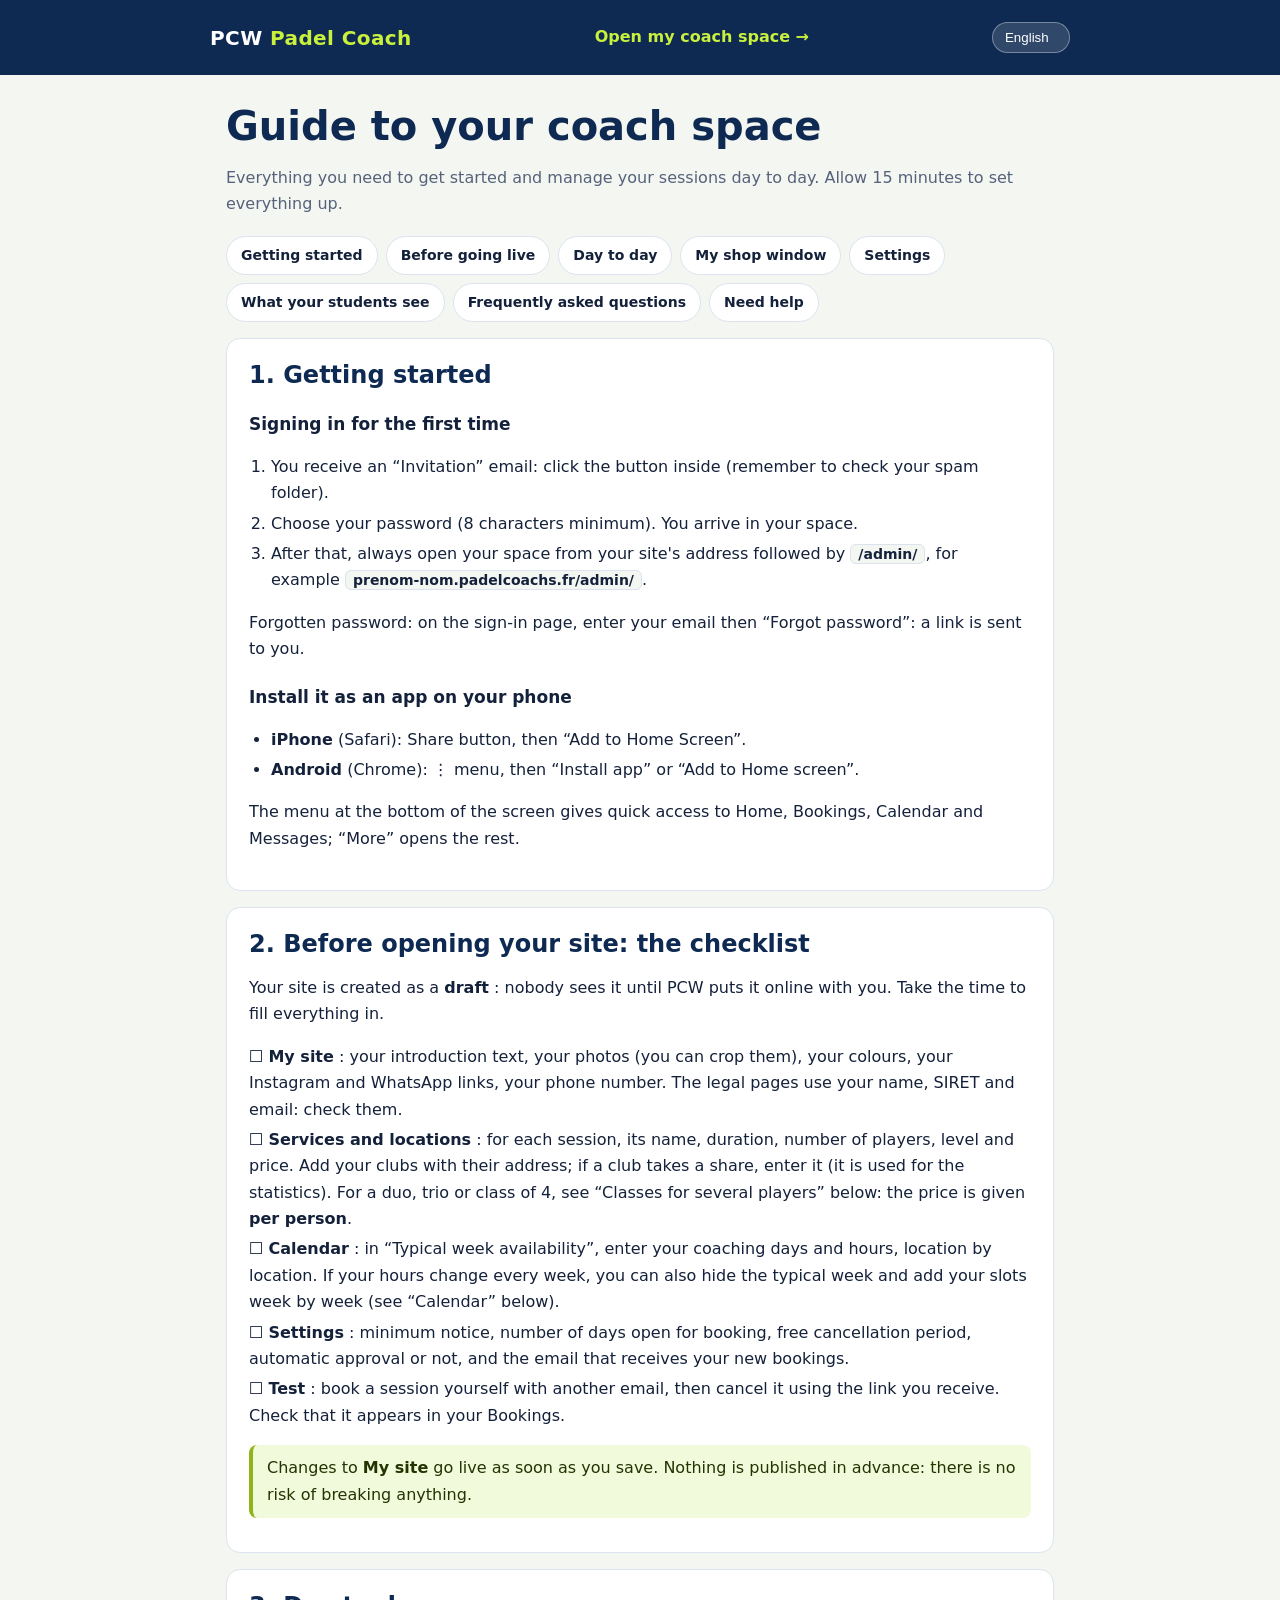
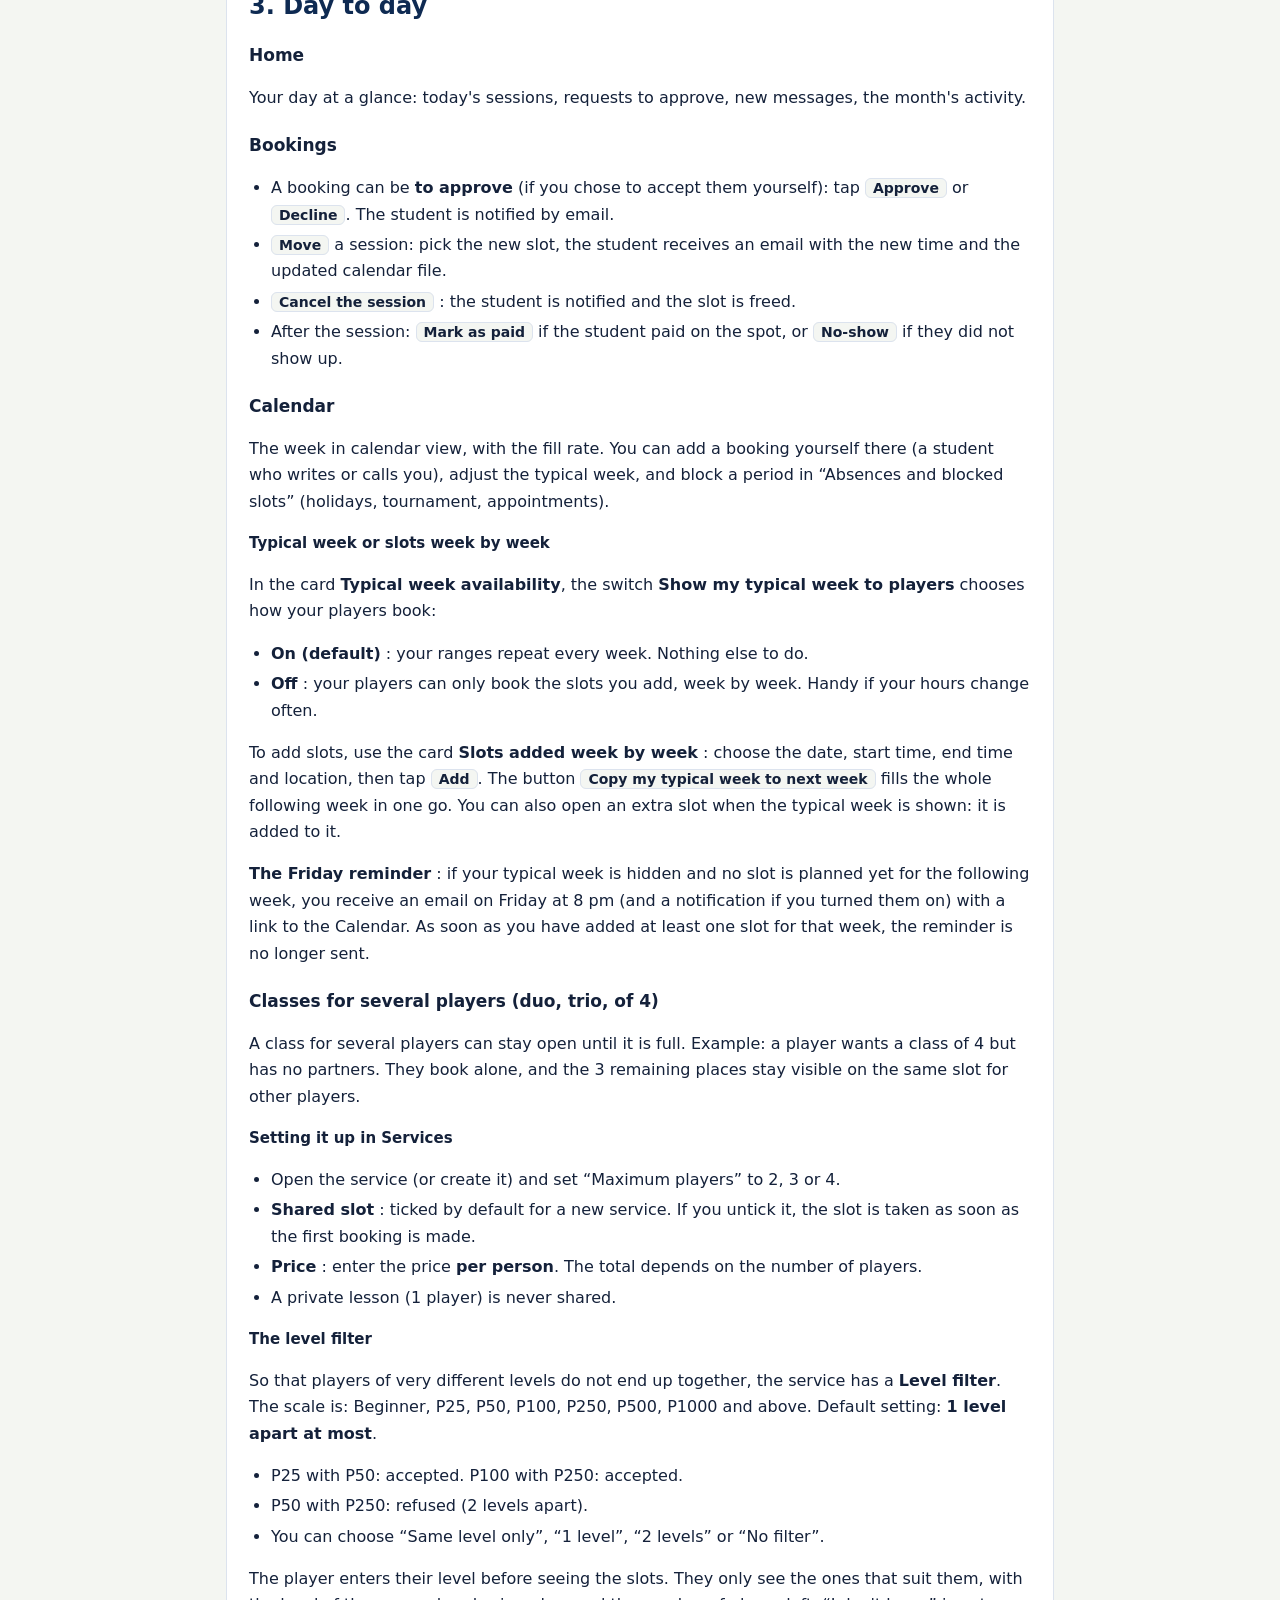
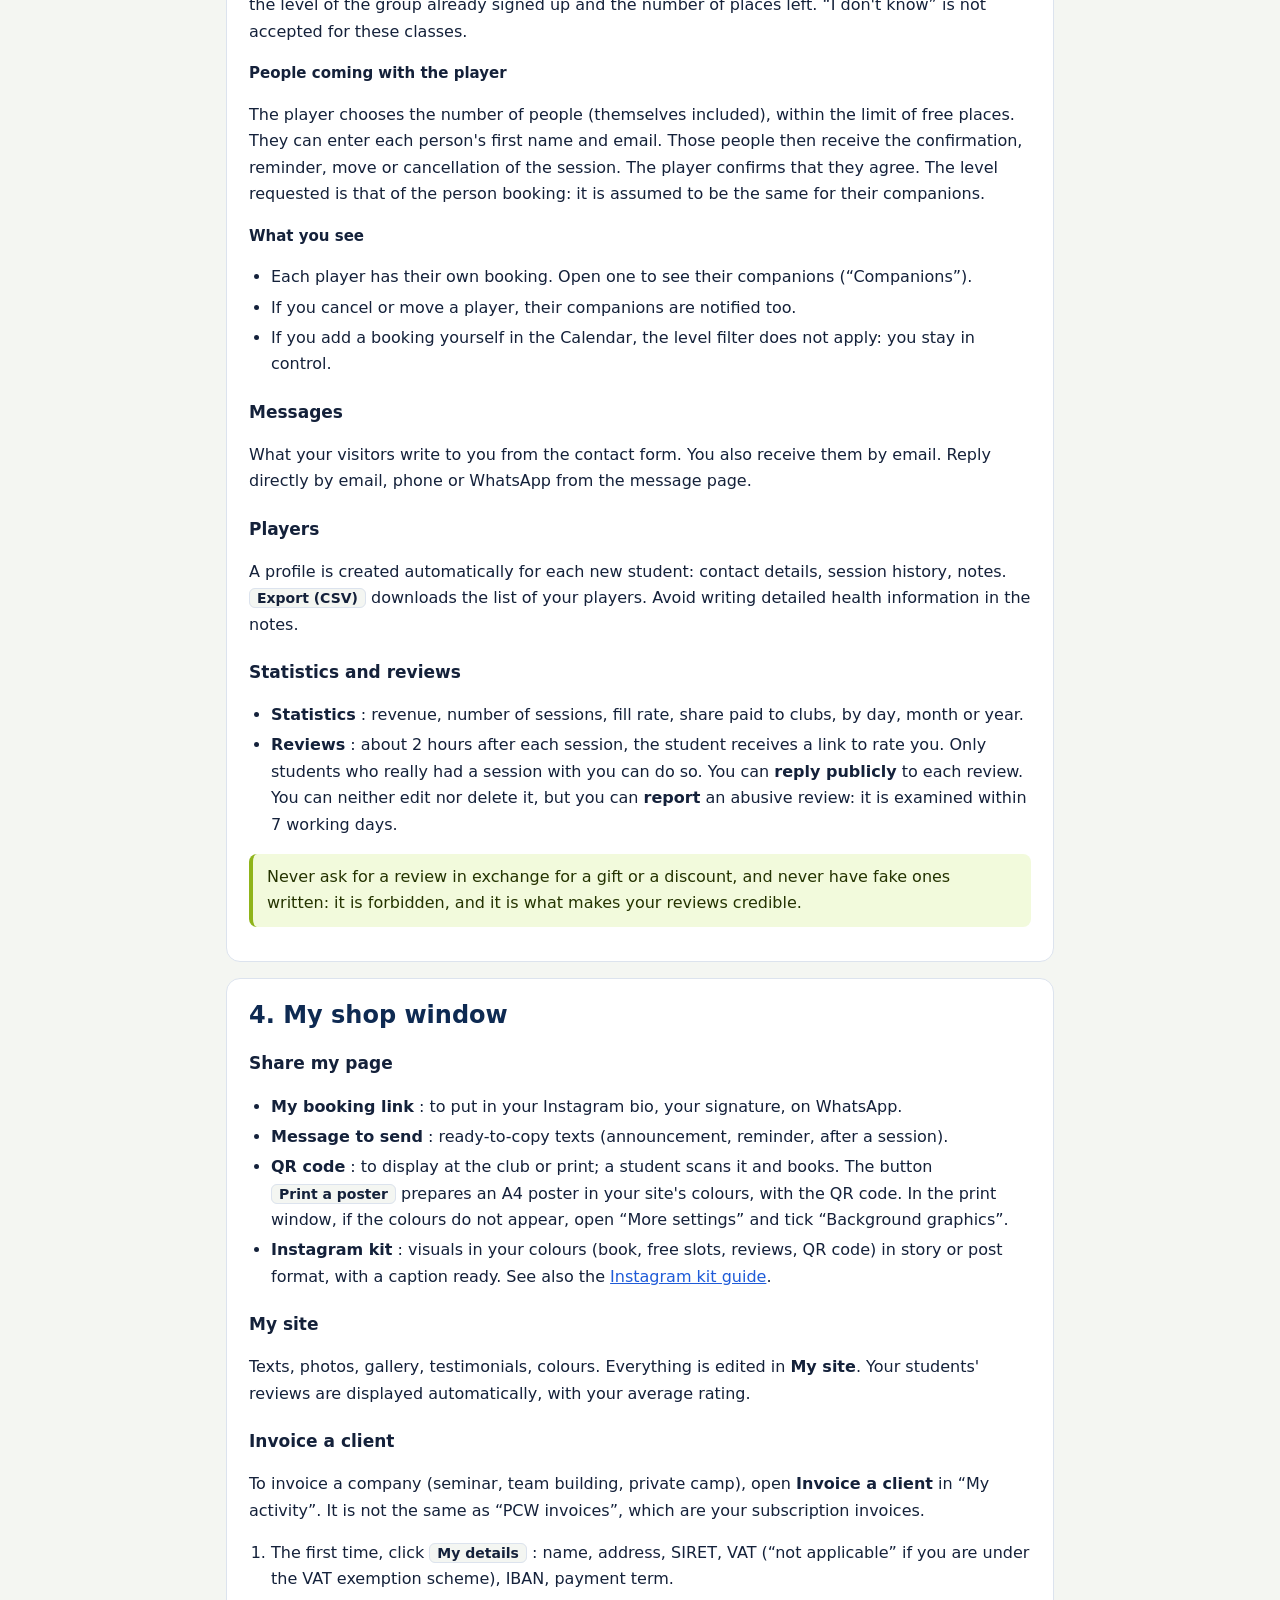
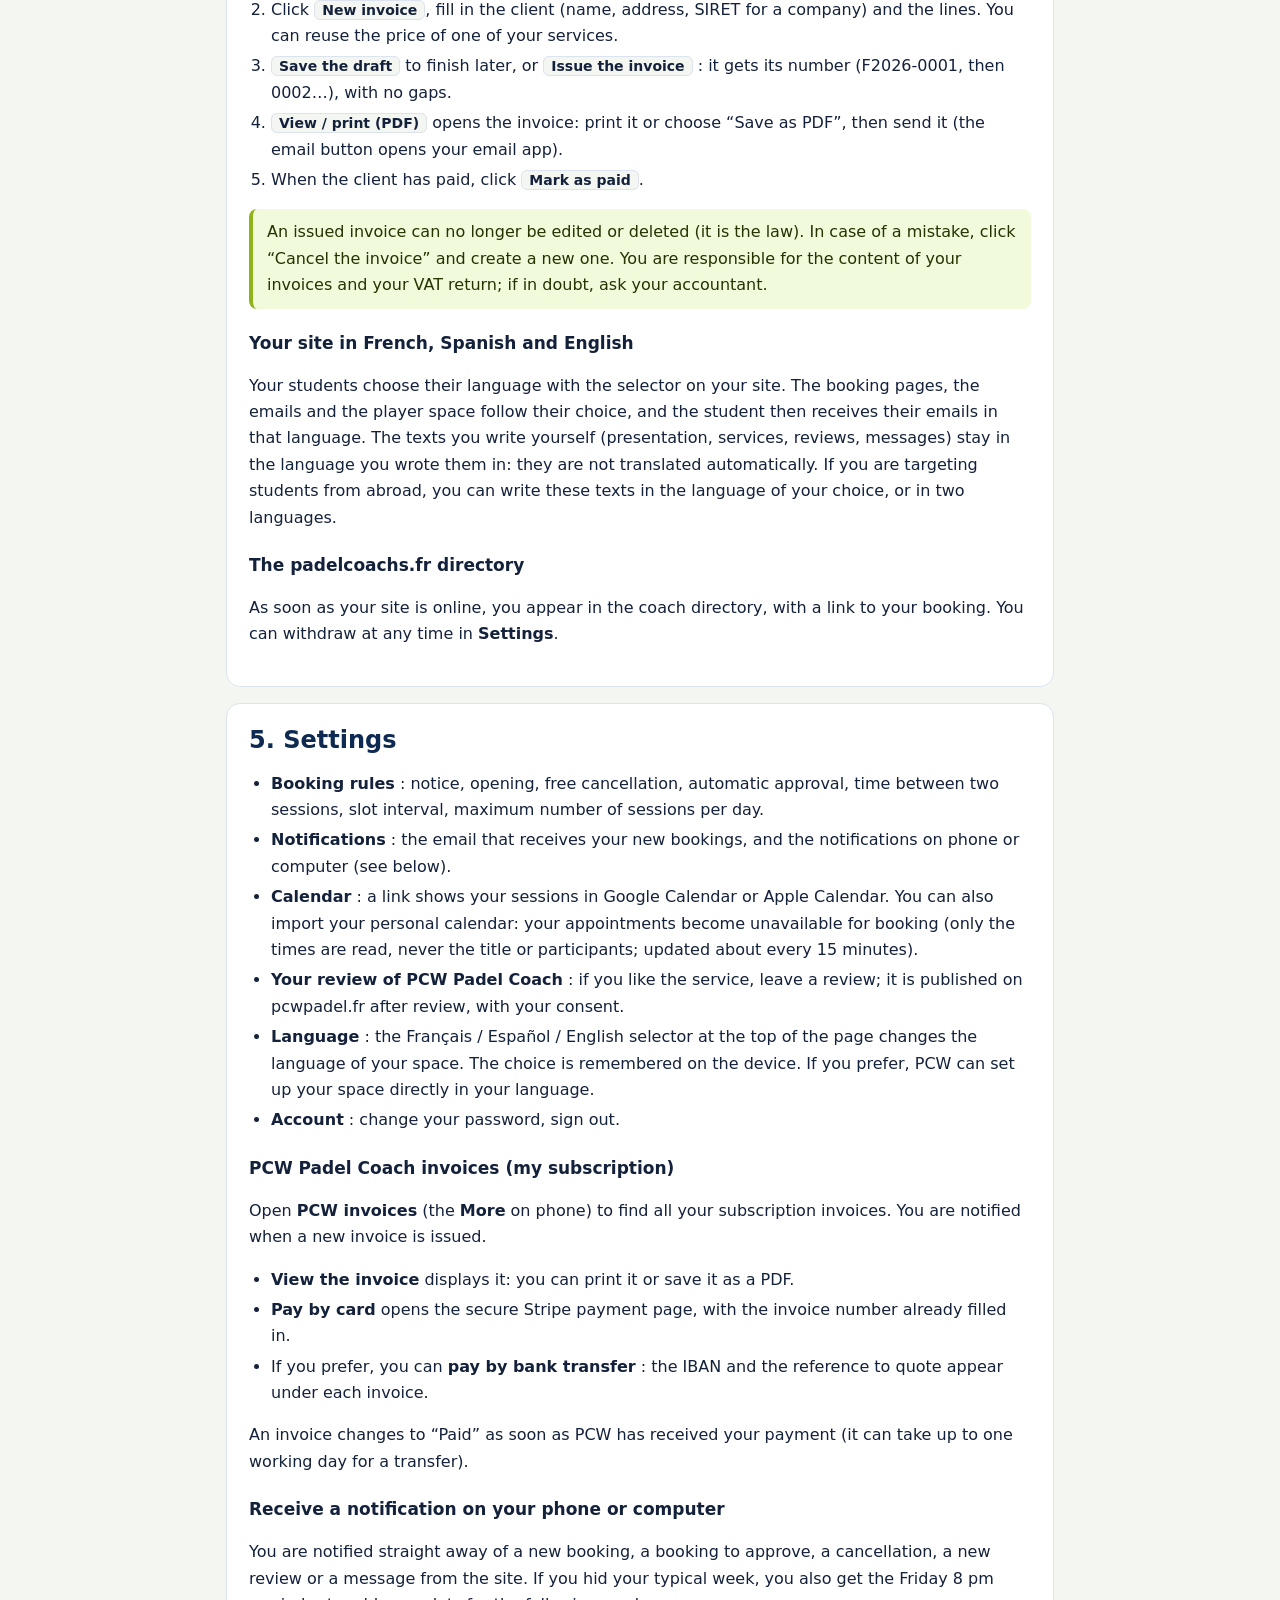
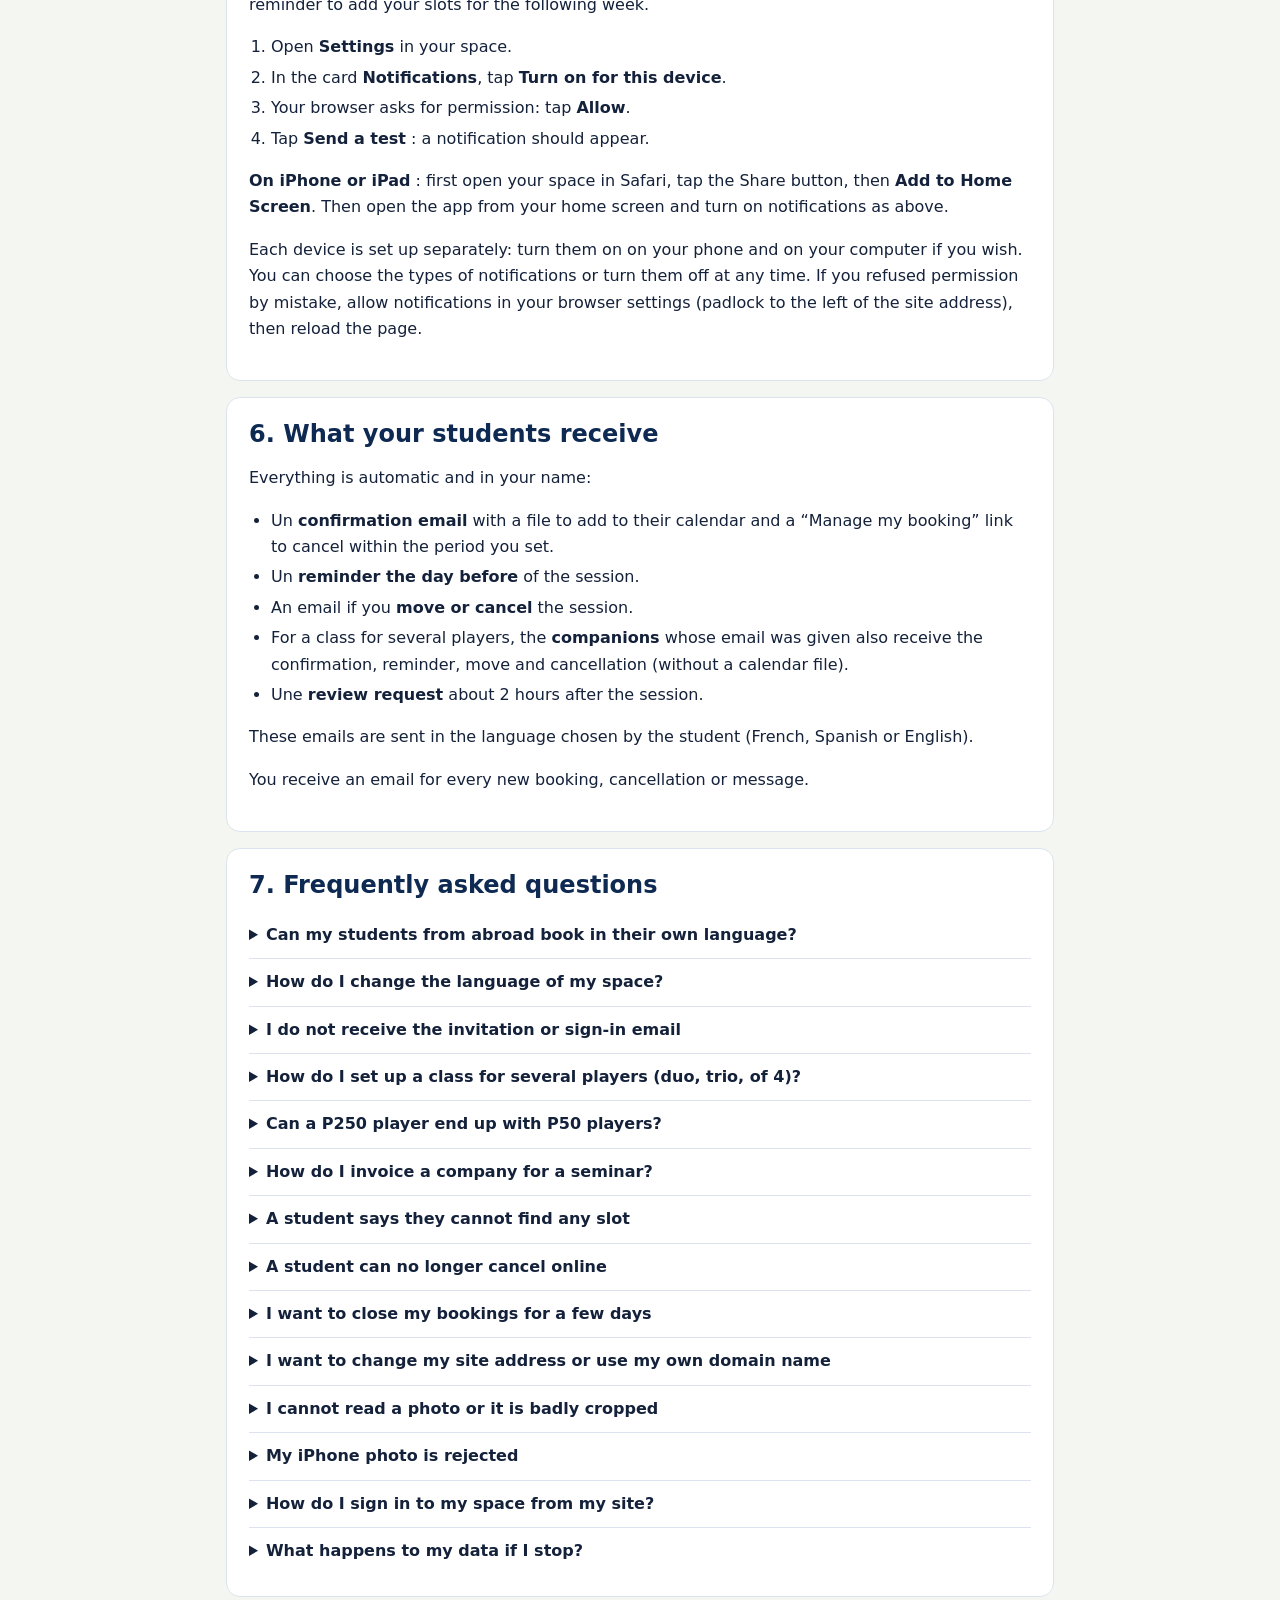
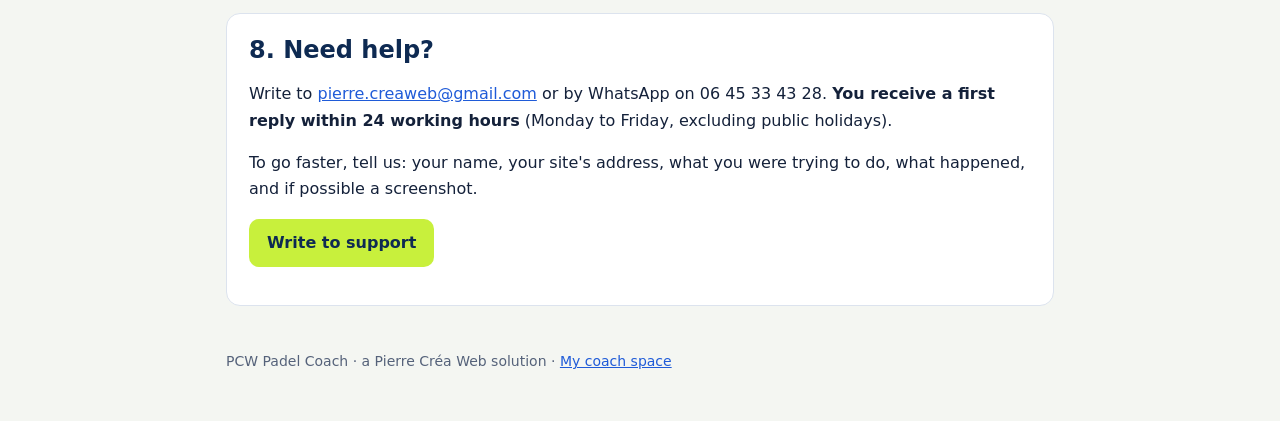
<file: aide.html>
<!doctype html>
<html lang="fr">
<head>
<meta charset="utf-8">
<link rel="icon" href="data:image/svg+xml,%3Csvg xmlns=%27http://www.w3.org/2000/svg%27 viewBox=%270 0 64 64%27%3E%3Crect width=%2764%27 height=%2764%27 rx=%2714%27 fill=%27%230E2A52%27/%3E%3Ccircle cx=%2732%27 cy=%2732%27 r=%2716%27 fill=%27%23E4F55B%27/%3E%3C/svg%3E">
<meta name="viewport" content="width=device-width, initial-scale=1, viewport-fit=cover">
<meta name="robots" content="noindex, nofollow">
<title>Guide de votre espace coach | PCW Padel Coach</title>
<style>
  :root { --brand:#0E2A52; --ball:#C8F03C; --court:#1F5BD8; --ink:#14213A; --muted:#55627A; --line:#DCE3EE; --bg:#F4F6F2; --panel:#fff; }
  @media (prefers-color-scheme: dark) { :root { --ink:#EDF1F7; --muted:#A9B4C7; --line:#2A3B58; --bg:#0B1727; --panel:#122240; --brand:#C8F03C; } }
  * { box-sizing: border-box; }
  body { margin: 0; background: var(--bg); color: var(--ink); font: 16px/1.65 "Hanken Grotesk", system-ui, -apple-system, "Segoe UI", sans-serif; }
  header { background: #0E2A52; color: #fff; padding: 22px 16px; }
  header .in, main, footer { max-width: 860px; margin: 0 auto; padding-inline: 16px; }
  header .in { padding: 0; display: flex; justify-content: space-between; gap: 12px; align-items: center; flex-wrap: wrap; }
  header b { font: 800 20px/1 "Archivo", system-ui, sans-serif; letter-spacing: .02em; } header b i { color: #C8F03C; font-style: normal; }
  header a { color: #C8F03C; font-weight: 700; text-decoration: none; }
  h1 { font: 800 clamp(28px, 5vw, 40px)/1.15 "Archivo", system-ui, sans-serif; margin: 28px 0 6px; color: var(--brand); }
  h2 { font: 800 24px/1.2 "Archivo", system-ui, sans-serif; color: var(--brand); margin: 0 0 12px; }
  h3 { font-size: 17px; margin: 20px 0 6px; }
  h4 { font-size: 15px; margin: 16px 0 6px; }
  section { background: var(--panel); border: 1px solid var(--line); border-radius: 14px; padding: 22px; margin: 16px 0; scroll-margin-top: 16px; }
  nav.toc { display: flex; flex-wrap: wrap; gap: 8px; margin: 18px 0 4px; }
  nav.toc a { border: 1px solid var(--line); background: var(--panel); border-radius: 999px; padding: 7px 14px; font-weight: 700; font-size: 14px; color: var(--ink); text-decoration: none; }
  .muted { color: var(--muted); } ol, ul { padding-left: 22px; } li { margin: 4px 0; }
  .tip { background: #F2FADC; color: #243300; border-left: 4px solid #8FB41A; border-radius: 8px; padding: 10px 14px; margin: 12px 0; }
  @media (prefers-color-scheme: dark) { .tip { background: #1d2a10; color: #E5F3B8; } }
  .check li { list-style: none; margin-left: -22px; } .check li::before { content: "☐ "; }
  details { border-top: 1px solid var(--line); padding: 10px 0; } details:first-of-type { border-top: 0; }
  summary { cursor: pointer; font-weight: 700; } kbd, .k { background: var(--bg); border: 1px solid var(--line); border-radius: 6px; padding: 1px 7px; font-size: 14px; font-weight: 700; white-space: nowrap; }
  footer { padding-block: 28px 48px; color: var(--muted); font-size: 14px; }
  a { color: var(--court); } @media (prefers-color-scheme: dark) { a { color: #8FB6FF; } }
  .btn { display: inline-block; background: #C8F03C; color: #0E2A52; font-weight: 800; padding: 11px 18px; border-radius: 10px; text-decoration: none; }
  @media print { header, nav.toc { display: none; } section { break-inside: avoid; } }
.langsw{appearance:none;-webkit-appearance:none;background:rgba(255,255,255,.14);color:inherit;border:1px solid rgba(255,255,255,.35);border-radius:999px;font:700 13px/1 inherit;padding:7px 12px;cursor:pointer}.langsw option{color:#0E1B2C}
</style>
</head>
<body>
<header><div class="in topbar__in"><b>PCW <i>Padel Coach</i></b><a href="admin/">Ouvrir mon espace coach →</a></div></header>
<main>
  <h1>Guide de votre espace coach</h1>
  <p class="muted">Tout ce qu'il faut pour démarrer et pour gérer vos séances au quotidien. Comptez 15 minutes pour tout configurer.</p>
  <nav class="toc" aria-label="Sommaire">
    <a href="#demarrer">Premiers pas</a><a href="#lancement">Avant d'ouvrir</a><a href="#quotidien">Au quotidien</a><a href="#vitrine">Ma vitrine</a><a href="#reglages">Réglages</a><a href="#eleves">Ce que voient vos élèves</a><a href="#faq">Questions fréquentes</a><a href="#aide">Besoin d'aide</a>
  </nav>

  <section id="demarrer">
    <h2>1. Premiers pas</h2>
    <h3>Se connecter la première fois</h3>
    <ol>
      <li>Vous recevez un email « Invitation » : cliquez sur le bouton qu'il contient (pensez à regarder dans les courriers indésirables).</li>
      <li>Choisissez votre mot de passe (8 caractères minimum). Vous arrivez dans votre espace.</li>
      <li>Ensuite, ouvrez toujours votre espace depuis l'adresse de votre site suivie de <span class="k">/admin/</span>, par exemple <span class="k">prenom-nom.padelcoachs.fr/admin/</span>.</li>
    </ol>
    <p>Mot de passe oublié : sur la page de connexion, écrivez votre email puis « Mot de passe oublié » : un lien vous est envoyé.</p>
    <h3>L'installer comme une application sur votre téléphone</h3>
    <ul>
      <li><b>iPhone</b> (Safari) : bouton Partager, puis « Sur l'écran d'accueil ».</li>
      <li><b>Android</b> (Chrome) : menu ⋮, puis « Installer l'application » ou « Ajouter à l'écran d'accueil ».</li>
    </ul>
    <p>Le menu en bas de l'écran vous donne l'accès rapide à l'Accueil, aux Réservations, à l'Agenda et aux Messages ; « Plus » ouvre le reste.</p>
  </section>

  <section id="lancement">
    <h2>2. Avant d'ouvrir votre site : la liste à cocher</h2>
    <p>Votre site est créé en <b>brouillon</b> : personne ne le voit tant que PCW ne l'a pas mis en ligne avec vous. Prenez le temps de tout remplir.</p>
    <ul class="check">
      <li><b>Mon site</b> : votre texte de présentation, vos photos (vous pouvez les recadrer), vos couleurs, vos liens Instagram et WhatsApp, votre téléphone. Les pages légales reprennent votre nom, votre SIRET et votre email : vérifiez-les.</li>
      <li><b>Prestations et lieux</b> : pour chaque séance, son nom, sa durée, le nombre de joueurs, le niveau, le prix. Ajoutez vos clubs avec leur adresse ; si un club prélève une part, indiquez-la (elle sert aux statistiques). Pour un duo, un trio ou un cours à 4, voyez « Cours à plusieurs » plus bas : le prix se donne <b>par personne</b>.</li>
      <li><b>Agenda</b> : dans « Disponibilités de la semaine type », indiquez vos jours et vos heures de coaching, lieu par lieu. Si vos horaires changent chaque semaine, vous pouvez aussi masquer la semaine type et ajouter vos créneaux semaine par semaine (voir « Agenda » plus bas).</li>
      <li><b>Réglages</b> : délai de prévenance, nombre de jours ouverts à la réservation, délai d'annulation gratuite, validation automatique ou non, et l'email qui reçoit vos nouvelles réservations.</li>
      <li><b>Test</b> : réservez une séance vous-même avec un autre email, puis annulez-la par le lien reçu. Vérifiez qu'elle apparaît dans vos Réservations.</li>
    </ul>
    <div class="tip">Les modifications de <b>Mon site</b> sont en ligne dès que vous enregistrez. Rien n'est publié à l'avance : pas de risque de casser quoi que ce soit.</div>
  </section>

  <section id="quotidien">
    <h2>3. Au quotidien</h2>
    <h3>Accueil</h3>
    <p>Votre journée en un coup d'œil : séances du jour, demandes à valider, nouveaux messages, activité du mois.</p>
    <h3>Réservations</h3>
    <ul>
      <li>Une réservation peut être <b>à valider</b> (si vous avez choisi de les accepter vous-même) : touchez <span class="k">Valider</span> ou <span class="k">Refuser</span>. L'élève est prévenu par email.</li>
      <li><span class="k">Déplacer</span> une séance : choisissez le nouveau créneau, l'élève reçoit un email avec le nouvel horaire et le fichier agenda mis à jour.</li>
      <li><span class="k">Annuler la séance</span> : l'élève est prévenu et le créneau est libéré.</li>
      <li>Après la séance : <span class="k">Marquer payée</span> si l'élève a payé sur place, ou <span class="k">Absent</span> s'il ne s'est pas présenté.</li>
    </ul>
    <h3>Agenda</h3>
    <p>La semaine en vue calendrier, avec le taux de remplissage. Vous pouvez y ajouter une réservation vous-même (élève qui vous écrit ou vous appelle), ajuster la semaine type, et bloquer une période dans « Absences et créneaux bloqués » (vacances, tournoi, rendez-vous).</p>
    <h4>Semaine type ou créneaux semaine par semaine</h4>
    <p>Dans la carte <b>Disponibilités de la semaine type</b>, l'interrupteur <b>Afficher ma semaine type aux joueurs</b> choisit comment vos joueurs réservent :</p>
    <ul>
      <li><b>Activé (par défaut)</b> : vos plages se répètent chaque semaine. Rien d'autre à faire.</li>
      <li><b>Désactivé</b> : vos joueurs ne peuvent réserver que sur les créneaux que vous ajoutez, semaine par semaine. Pratique si vos horaires changent souvent.</li>
    </ul>
    <p>Pour ajouter des créneaux, utilisez la carte <b>Créneaux ajoutés semaine par semaine</b> : choisissez la date, l'heure de début, l'heure de fin et le lieu, puis touchez <span class="k">Ajouter</span>. Le bouton <span class="k">Copier ma semaine type sur la semaine prochaine</span> remplit toute la semaine suivante en un geste. Vous pouvez aussi ouvrir un créneau exceptionnel quand la semaine type est affichée : il s'ajoute à elle.</p>
    <p><b>Le rappel du vendredi</b> : si votre semaine type est masquée et qu'aucun créneau n'est encore prévu pour la semaine suivante, vous recevez le vendredi à 20 h un email (et une notification si vous les avez activées) avec un lien vers l'Agenda. Dès que vous avez ajouté au moins un créneau pour cette semaine-là, le rappel n'est plus envoyé.</p>
    <h3>Cours à plusieurs (duo, trio, à 4)</h3>
    <p>Un cours à plusieurs peut rester ouvert tant qu'il n'est pas complet. Exemple : un joueur veut un cours à 4 mais n'a pas ses partenaires. Il réserve seul, et les 3 places restantes restent visibles sur le même créneau pour d'autres joueurs.</p>
    <h4>Le régler dans Prestations</h4>
    <ul>
      <li>Ouvrez la prestation (ou créez-la) et mettez « Joueurs maximum » à 2, 3 ou 4.</li>
      <li><b>Créneau partagé</b> : coché par défaut pour une nouvelle prestation. Si vous le décochez, le créneau est pris dès la première réservation.</li>
      <li><b>Prix</b> : indiquez le prix <b>par personne</b>. Le total dépend du nombre de joueurs.</li>
      <li>Un cours individuel (1 joueur) n'est jamais partagé.</li>
    </ul>
    <h4>Le filtre de niveau</h4>
    <p>Pour que des joueurs de niveaux très différents ne se retrouvent pas ensemble, la prestation a un <b>Filtre de niveau</b>. L'échelle est : Débutant, P25, P50, P100, P250, P500, P1000 et plus. Réglage par défaut : <b>1 niveau d'écart maximum</b>.</p>
    <ul>
      <li>P25 avec P50 : accepté. P100 avec P250 : accepté.</li>
      <li>P50 avec P250 : refusé (2 niveaux d'écart).</li>
      <li>Vous pouvez choisir « Même niveau uniquement », « 1 niveau », « 2 niveaux » ou « Aucun filtre ».</li>
    </ul>
    <p>Le joueur indique son niveau avant de voir les créneaux. Il ne voit que ceux qui lui conviennent, avec le niveau du groupe déjà inscrit et le nombre de places restantes. « Je ne sais pas » n'est pas accepté pour ces cours.</p>
    <h4>Les personnes qui viennent avec le joueur</h4>
    <p>Le joueur choisit le nombre de personnes (lui compris), dans la limite des places libres. Il peut indiquer le prénom et l'email de chacune. Elles reçoivent alors la confirmation, le rappel, le déplacement ou l'annulation de la séance. Le joueur confirme qu'elles sont d'accord. Le niveau demandé est celui de la personne qui réserve : il est supposé identique pour ses accompagnants.</p>
    <h4>Ce que vous voyez</h4>
    <ul>
      <li>Chaque joueur a sa propre réservation. Ouvrez-en une pour voir ses accompagnants (« Accompagnants »).</li>
      <li>Si vous annulez ou déplacez un joueur, ses accompagnants sont prévenus eux aussi.</li>
      <li>Si vous ajoutez une réservation vous-même dans l'Agenda, le filtre de niveau ne s'applique pas : vous gardez la main.</li>
    </ul>
    <h3>Messages</h3>
    <p>Ce que vos visiteurs vous écrivent depuis le formulaire de contact. Vous les recevez aussi par email. Répondez directement par email, appel ou WhatsApp depuis la fiche du message.</p>
    <h3>Joueurs</h3>
    <p>Une fiche est créée automatiquement à chaque nouvel élève : coordonnées, historique des séances, notes. <span class="k">Exporter (CSV)</span> télécharge la liste de vos joueurs. Évitez d'écrire des informations de santé détaillées dans les notes.</p>
    <h3>Statistiques et avis</h3>
    <ul>
      <li><b>Statistiques</b> : revenu, nombre de séances, taux de remplissage, part reversée aux clubs, par jour, mois ou année.</li>
      <li><b>Avis</b> : environ 2 heures après chaque séance, l'élève reçoit un lien pour vous noter. Seuls les élèves qui ont réellement eu une séance avec vous peuvent le faire. Vous pouvez <b>répondre publiquement</b> à chaque avis. Vous ne pouvez ni le modifier ni le supprimer, mais vous pouvez <b>signaler</b> un avis abusif : il est examiné sous 7 jours ouvrés.</li>
    </ul>
    <div class="tip">Ne demandez jamais d'avis en échange d'un cadeau ou d'une remise, et n'en faites jamais écrire de faux : c'est interdit, et c'est ce qui rend vos avis crédibles.</div>
  </section>

  <section id="vitrine">
    <h2>4. Ma vitrine</h2>
    <h3>Partager ma page</h3>
    <ul>
      <li><b>Mon lien de réservation</b> : à mettre en bio Instagram, dans votre signature, sur WhatsApp.</li>
      <li><b>Message à envoyer</b> : des textes prêts à copier (annonce, rappel, après une séance).</li>
      <li><b>QR code</b> : à afficher au club ou à imprimer ; un élève le scanne et réserve. Le bouton <span class="k">Imprimer une affiche</span> prépare une affiche A4 aux couleurs de votre site, avec le QR code. Dans la fenêtre d'impression, si les couleurs n'apparaissent pas, ouvrez « Plus de paramètres » et cochez « Graphiques d'arrière-plan ».</li>
      <li><b>Kit Instagram</b> : des visuels à vos couleurs (réservez, créneaux libres, avis, QR code) en format story ou post, avec une légende prête. Voir aussi le <a href="kit-instagram.html">guide du kit Instagram</a>.</li>
    </ul>
    <h3>Mon site</h3>
    <p>Textes, photos, galerie, témoignages, couleurs. Tout se modifie dans <b>Mon site</b>. Les avis de vos élèves s'affichent automatiquement, avec votre note moyenne.</p>
    <h3>Facturer un client</h3>
    <p>Pour facturer une entreprise (séminaire, team building, stage privé), ouvrez <b>Facturer un client</b> dans « Mon activité ». Ce n'est pas la même chose que « Factures PCW », qui sont les factures de votre abonnement.</p>
    <ol>
      <li>La première fois, cliquez sur <span class="k">Mes informations</span> : nom, adresse, SIRET, TVA (« non applicable » si vous êtes en franchise en base), IBAN, délai de paiement.</li>
      <li>Cliquez sur <span class="k">Nouvelle facture</span>, remplissez le client (nom, adresse, SIRET pour une entreprise) et les lignes. Vous pouvez reprendre le prix d'une de vos prestations.</li>
      <li><span class="k">Enregistrer le brouillon</span> pour finir plus tard, ou <span class="k">Émettre la facture</span> : elle reçoit son numéro (F2026-0001, puis 0002…), sans trou.</li>
      <li><span class="k">Voir / imprimer (PDF)</span> ouvre la facture : imprimez-la ou choisissez « Enregistrer au format PDF », puis envoyez-la (le bouton email ouvre votre messagerie).</li>
      <li>Quand le client a payé, cliquez sur <span class="k">Marquer payée</span>.</li>
    </ol>
    <div class="tip">Une facture émise ne peut plus être modifiée ni supprimée (c'est la loi). En cas d'erreur, cliquez sur « Annuler la facture » puis refaites-en une nouvelle. Vous êtes responsable du contenu de vos factures et de votre déclaration de TVA ; en cas de doute, demandez à votre comptable.</div>
    <h3>Votre site en français, espagnol et anglais</h3>
    <p>Vos élèves choisissent leur langue avec le sélecteur de votre site. Les pages de réservation, les emails et l'espace joueur suivent leur choix, et l'élève reçoit ensuite ses emails dans cette langue. Les textes que vous écrivez vous-même (présentation, prestations, avis, messages) restent dans la langue où vous les avez écrits : ils ne sont pas traduits automatiquement. Si vous visez des élèves étrangers, vous pouvez écrire ces textes dans la langue de votre choix, ou le faire dans deux langues.</p>
    <h3>L'annuaire padelcoachs.fr</h3>
    <p>Dès que votre site est en ligne, vous apparaissez dans l'annuaire des coachs, avec un lien vers votre réservation. Vous pouvez vous retirer à tout moment dans <b>Réglages</b>.</p>
  </section>

  <section id="reglages">
    <h2>5. Réglages</h2>
    <ul>
      <li><b>Règles de réservation</b> : prévenance, ouverture, annulation gratuite, validation automatique, temps entre deux séances, intervalle des créneaux, nombre de séances maximum par jour.</li>
      <li><b>Notifications</b> : l'email qui reçoit vos nouvelles réservations, et les notifications sur téléphone ou ordinateur (voir ci-dessous).</li>
      <li><b>Agenda</b> : un lien affiche vos séances dans Google Agenda ou Apple Calendrier. Vous pouvez aussi importer votre agenda personnel : vos rendez-vous deviennent indisponibles à la réservation (seules les heures sont lues, jamais le titre ni les participants ; mise à jour toutes les 15 minutes environ).</li>
      <li><b>Votre avis sur PCW Padel Coach</b> : si le service vous plaît, laissez un avis ; il est publié sur pcwpadel.fr après relecture, avec votre accord.</li>
      <li><b>Langue</b> : le sélecteur Français / Español / English, en haut de la page, change la langue de votre espace. Le choix est mémorisé sur l'appareil. Si vous préférez, PCW peut préparer votre espace directement dans votre langue.</li>
      <li><b>Compte</b> : changer de mot de passe, se déconnecter.</li>
    </ul>
    <h3>Factures PCW Padel Coach (mon abonnement)</h3>
    <p>Ouvrez <b>Factures PCW</b> (menu <b>Plus</b> sur téléphone) pour retrouver toutes vos factures d'abonnement. Vous êtes prévenu par notification quand une nouvelle facture est émise.</p>
    <ul>
      <li><b>Voir la facture</b> l'affiche : vous pouvez l'imprimer ou l'enregistrer en PDF.</li>
      <li><b>Payer par carte</b> ouvre la page de paiement sécurisée Stripe, avec le numéro de facture déjà indiqué.</li>
      <li>Si vous préférez, vous pouvez <b>régler par virement bancaire</b> : l'IBAN et la référence à indiquer figurent sous chaque facture.</li>
    </ul>
    <p>Une facture passe à « Payée » dès que PCW a reçu votre paiement (le délai peut aller jusqu'à un jour ouvré pour un virement).</p>
    <h3>Recevoir une notification sur votre téléphone ou votre ordinateur</h3>
    <p>Vous êtes prévenu tout de suite d'une nouvelle réservation, d'une réservation à valider, d'une annulation, d'un nouvel avis ou d'un message du site. Si vous avez masqué votre semaine type, vous recevez aussi le rappel du vendredi à 20 h pour ajouter vos créneaux de la semaine suivante.</p>
    <ol>
      <li>Ouvrez <b>Réglages</b> dans votre espace.</li>
      <li>Dans la carte <b>Notifications</b>, touchez <b>Activer sur cet appareil</b>.</li>
      <li>Votre navigateur demande l'autorisation : touchez <b>Autoriser</b>.</li>
      <li>Touchez <b>Envoyer un test</b> : une notification doit apparaître.</li>
    </ol>
    <p><b>Sur iPhone ou iPad</b> : ouvrez d'abord votre espace dans Safari, touchez le bouton Partager, puis <b>Sur l'écran d'accueil</b>. Ouvrez ensuite l'application depuis votre écran d'accueil et activez les notifications comme ci-dessus.</p>
    <p>Chaque appareil se règle séparément : activez-les sur votre téléphone et sur votre ordinateur si vous le souhaitez. Vous pouvez choisir les types de notifications ou les désactiver à tout moment. Si vous avez refusé l'autorisation par erreur, autorisez les notifications dans les réglages de votre navigateur (cadenas à gauche de l'adresse du site), puis rechargez la page.</p>
  </section>

  <section id="eleves">
    <h2>6. Ce que reçoivent vos élèves</h2>
    <p>Tout est automatique et à votre nom :</p>
    <ul>
      <li>Un <b>email de confirmation</b> avec un fichier à ajouter à leur agenda et un lien « Gérer ma réservation » pour annuler dans le délai que vous avez fixé.</li>
      <li>Un <b>rappel la veille</b> de la séance.</li>
      <li>Un email si vous <b>déplacez ou annulez</b> la séance.</li>
      <li>Pour un cours à plusieurs, les <b>accompagnants</b> dont l'email a été indiqué reçoivent aussi la confirmation, le rappel, le déplacement et l'annulation (sans fichier agenda).</li>
      <li>Une <b>demande d'avis</b> environ 2 heures après la séance.</li>
    </ul>
    <p>Ces emails sont envoyés dans la langue choisie par l'élève (français, espagnol ou anglais).</p>
    <p>Vous, vous recevez un email à chaque nouvelle réservation, annulation ou message.</p>
  </section>

  <section id="faq">
    <h2>7. Questions fréquentes</h2>
    <details><summary>Mes élèves étrangers peuvent-ils réserver dans leur langue ?</summary><p>Oui. Le site, la réservation, l'espace joueur et les emails existent en français, espagnol et anglais, et chaque élève choisit sa langue. Seuls vos propres textes ne sont pas traduits.</p></details>
    <details><summary>Comment changer la langue de mon espace ?</summary><p>Utilisez le sélecteur de langue en haut de la page. Le choix est gardé sur cet appareil. Écrivez au support si vous voulez que votre espace s'ouvre toujours dans une autre langue.</p></details>
    <details><summary>Je ne reçois pas l'email d'invitation ou de connexion</summary><p>Regardez dans les courriers indésirables, puis demandez à PCW de vous le renvoyer (c'est instantané). Vérifiez que l'adresse donnée à PCW est la bonne.</p></details>
    <details><summary>Comment faire un cours à plusieurs (duo, trio, à 4) ?</summary><p>Dans Prestations, mettez « Joueurs maximum » à 2, 3 ou 4 et gardez « Créneau partagé » coché. Les joueurs réservent le même créneau jusqu'à ce qu'il soit complet. Tous les détails sont dans « Cours à plusieurs » (partie 3, Au quotidien).</p></details>
    <details><summary>Un joueur P250 peut-il se retrouver avec des P50 ?</summary><p>Non, avec le réglage par défaut (1 niveau d'écart maximum). Un P250 peut jouer avec un P100, un P250 ou un P500, mais pas avec un P50. Vous pouvez changer l'écart dans la prestation, rubrique « Filtre de niveau ».</p></details>
    <details><summary>Comment facturer une entreprise pour un séminaire ?</summary><p>Rubrique « Facturer un client » (menu « Mon activité »). Voir la partie « Ma vitrine » de ce guide. Pensez à indiquer le SIRET de l'entreprise : il apparaît sur la facture.</p></details>
    <details><summary>Un élève dit qu'il ne trouve aucun créneau</summary><p>Si vous avez masqué votre semaine type, vérifiez que vous avez bien ajouté des créneaux pour la semaine concernée (carte « Créneaux ajoutés semaine par semaine »). Sinon, vérifiez dans l'Agenda que la semaine type contient des plages pour le lieu et la prestation concernés, que la période n'est pas bloquée, et dans Réglages le délai de prévenance et le nombre de jours ouverts.</p></details>
    <details><summary>Un élève ne peut plus annuler en ligne</summary><p>Le délai d'annulation gratuite est dépassé. Vous pouvez annuler vous-même depuis la réservation si vous le décidez.</p></details>
    <details><summary>Je veux fermer mes réservations quelques jours</summary><p>Bloquez la période dans Agenda, « Absences et créneaux bloqués ». Les créneaux disparaissent du site.</p></details>
    <details><summary>Je veux changer mon adresse de site ou utiliser mon propre nom de domaine</summary><p>Écrivez au support : PCW s'en occupe (le nom de domaine reste à votre charge et à votre nom).</p></details>
    <details><summary>Je n'arrive pas à lire une photo ou elle est mal recadrée</summary><p>Dans Mon site, rechargez la photo : un outil de recadrage s'ouvre. Faites glisser la photo pour choisir la partie visible, et utilisez la barre « Zoom » : vers la droite pour agrandir, vers la gauche pour <b>dézoomer</b> et montrer la photo en entier. Préférez des photos nettes, en paysage pour la photo principale.</p></details>
    <details><summary>Ma photo d'iPhone est refusée</summary><p>Les photos d'iPhone (format HEIC) sont converties automatiquement en JPG au moment de l'envoi. Si un message d'erreur apparaît, envoyez la photo en JPG : sur iPhone, réglez Réglages, Appareil photo, Formats sur « Le plus compatible », ou exportez-la en JPEG depuis l'application Photos.</p></details>
    <details><summary>Comment me connecter à mon espace depuis mon site ?</summary><p>En bas de la page d'accueil de votre site, touchez le lien discret <b>Espace coach</b>. Il ouvre la page de connexion de votre espace (adresse de votre site suivie de /admin/).</p></details>
    <details><summary>Que deviennent mes données si j'arrête ?</summary><p>Vous pouvez demander un export (CSV) de vos joueurs et réservations dans les 30 jours après la fin de l'abonnement. Ensuite elles sont supprimées (conditions générales, article 14).</p></details>
  </section>

  <section id="aide">
    <h2>8. Besoin d'aide ?</h2>
    <p>Écrivez à <a href="mailto:pierre.creaweb@gmail.com?subject=Aide%20PCW%20Padel%20Coach">pierre.creaweb@gmail.com</a> ou par WhatsApp au 06 45 33 43 28. <b>Vous recevez une première réponse sous 24 heures ouvrées</b> (du lundi au vendredi, hors jours fériés).</p>
    <p>Pour aller plus vite, indiquez : votre nom, l'adresse de votre site, ce que vous essayiez de faire, ce qui s'est passé, et si possible une capture d'écran.</p>
    <p><a class="btn" href="mailto:pierre.creaweb@gmail.com?subject=Aide%20PCW%20Padel%20Coach">Écrire au support</a></p>
  </section>
</main>
<footer>PCW Padel Coach · une solution Pierre Créa Web · <a href="admin/">Mon espace coach</a></footer>
<script src="assets/i18n.js?v=aff19" data-dict="admin"></script>
</body>
</html>
</file>
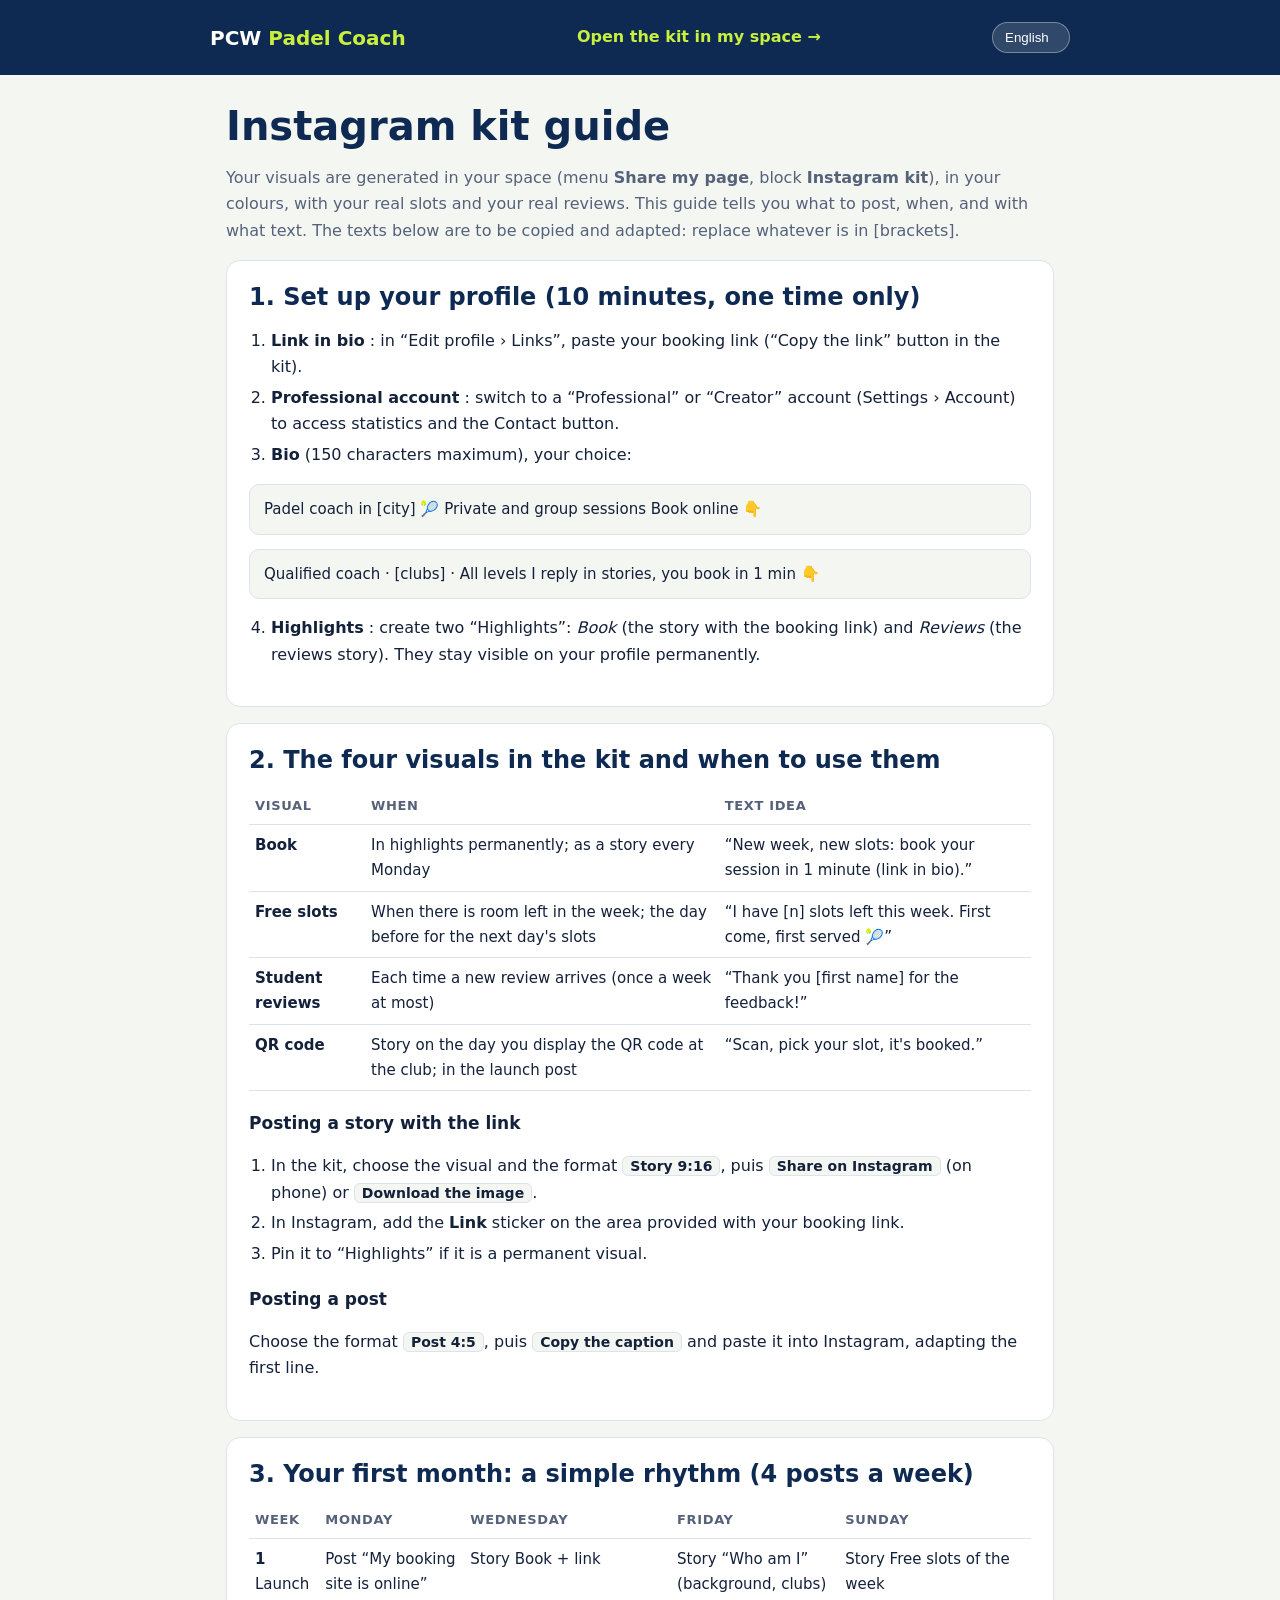
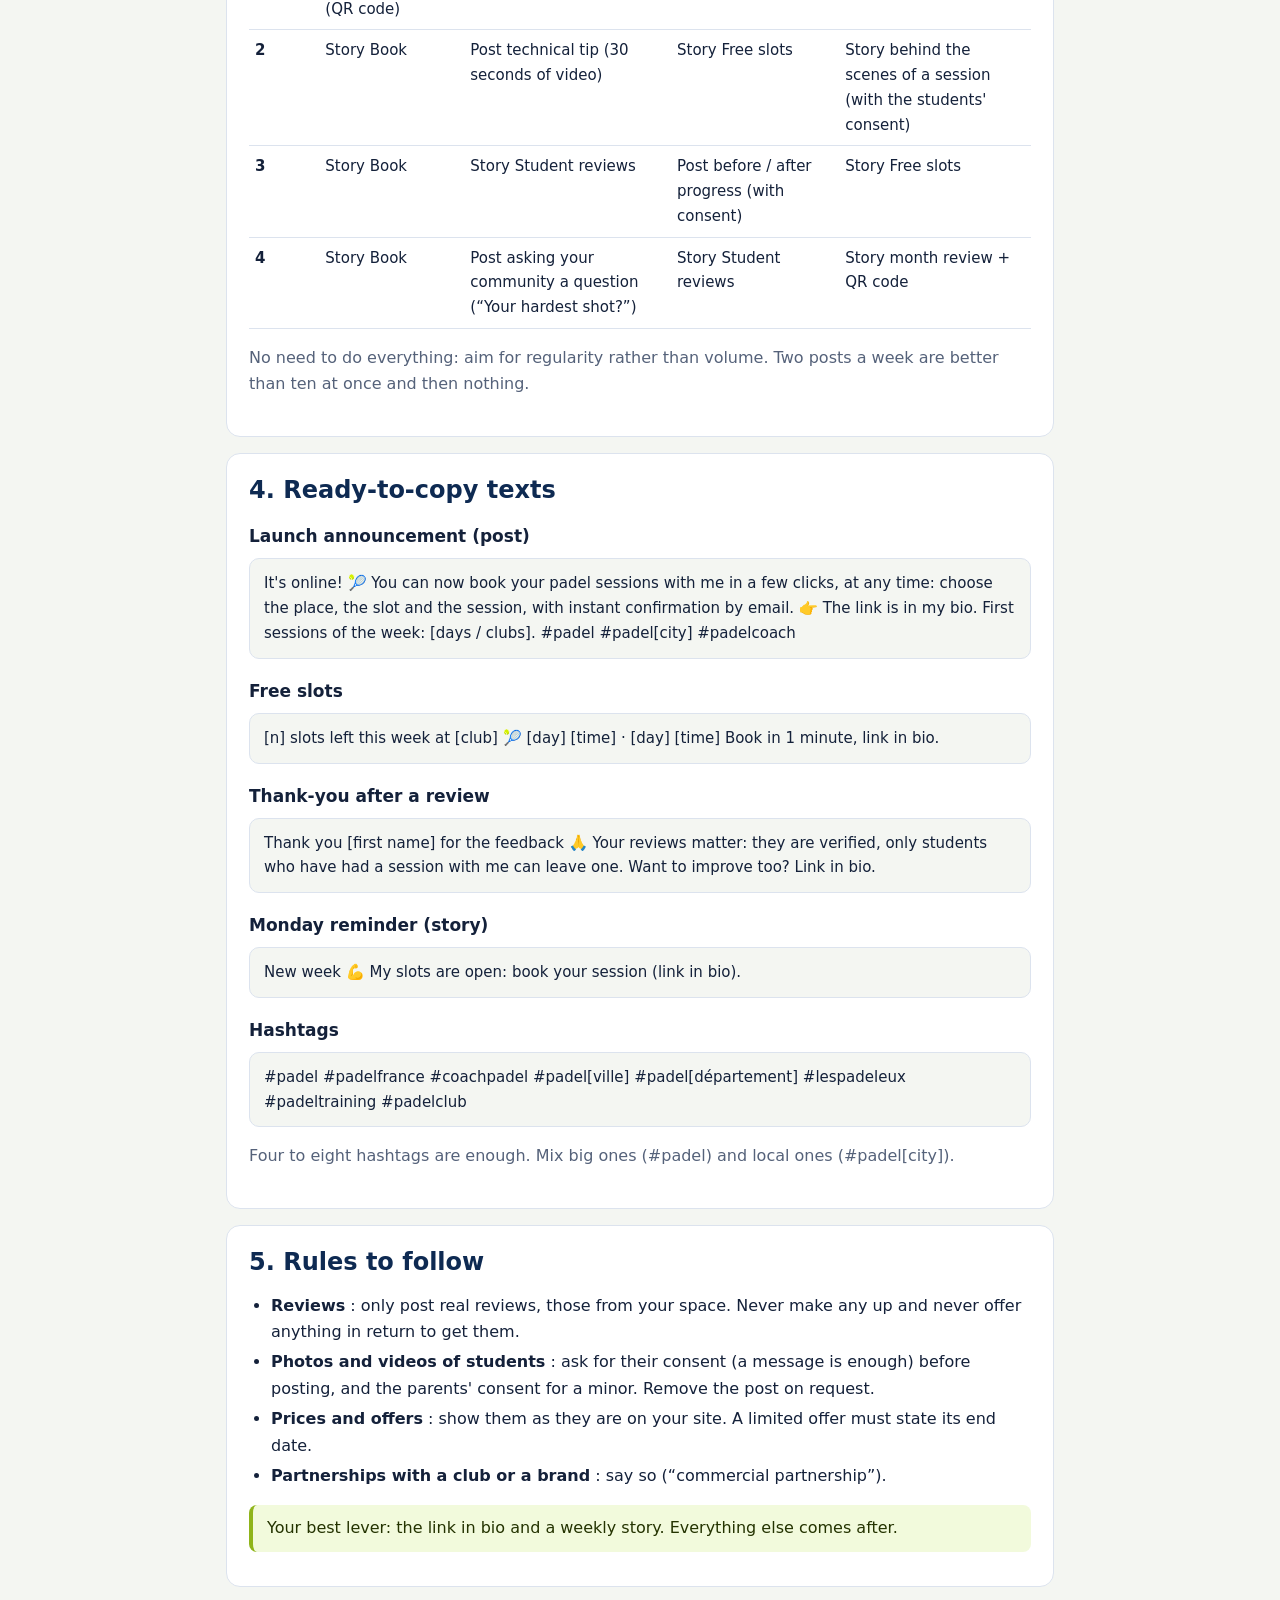
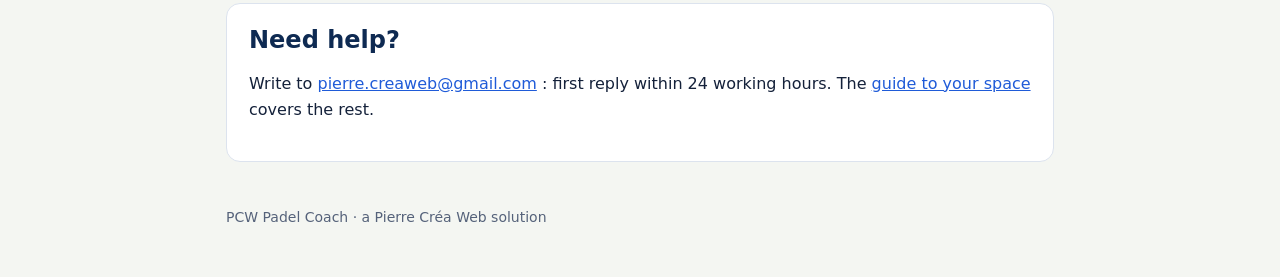
<file: kit-instagram.html>
<!doctype html>
<html lang="fr">
<head>
<meta charset="utf-8">
<link rel="icon" href="data:image/svg+xml,%3Csvg xmlns=%27http://www.w3.org/2000/svg%27 viewBox=%270 0 64 64%27%3E%3Crect width=%2764%27 height=%2764%27 rx=%2714%27 fill=%27%230E2A52%27/%3E%3Ccircle cx=%2732%27 cy=%2732%27 r=%2716%27 fill=%27%23E4F55B%27/%3E%3C/svg%3E">
<meta name="viewport" content="width=device-width, initial-scale=1, viewport-fit=cover">
<meta name="robots" content="noindex, nofollow">
<title>Guide du kit Instagram | PCW Padel Coach</title>
<style>
  :root { --brand:#0E2A52; --ball:#C8F03C; --court:#1F5BD8; --ink:#14213A; --muted:#55627A; --line:#DCE3EE; --bg:#F4F6F2; --panel:#fff; }
  @media (prefers-color-scheme: dark) { :root { --ink:#EDF1F7; --muted:#A9B4C7; --line:#2A3B58; --bg:#0B1727; --panel:#122240; --brand:#C8F03C; } }
  * { box-sizing: border-box; }
  body { margin: 0; background: var(--bg); color: var(--ink); font: 16px/1.65 "Hanken Grotesk", system-ui, -apple-system, "Segoe UI", sans-serif; }
  header { background: #0E2A52; color: #fff; padding: 22px 16px; }
  header .in, main, footer { max-width: 860px; margin: 0 auto; padding-inline: 16px; }
  header .in { padding: 0; display: flex; justify-content: space-between; gap: 12px; align-items: center; flex-wrap: wrap; }
  header b { font: 800 20px/1 "Archivo", system-ui, sans-serif; } header b i { color: #C8F03C; font-style: normal; } header a { color: #C8F03C; font-weight: 700; text-decoration: none; }
  h1 { font: 800 clamp(28px, 5vw, 40px)/1.15 "Archivo", system-ui, sans-serif; margin: 28px 0 6px; color: var(--brand); }
  h2 { font: 800 24px/1.2 "Archivo", system-ui, sans-serif; color: var(--brand); margin: 0 0 12px; } h3 { font-size: 17px; margin: 18px 0 6px; }
  section { background: var(--panel); border: 1px solid var(--line); border-radius: 14px; padding: 22px; margin: 16px 0; }
  .muted { color: var(--muted); } ol, ul { padding-left: 22px; } li { margin: 4px 0; }
  .tip { background: #F2FADC; color: #243300; border-left: 4px solid #8FB41A; border-radius: 8px; padding: 10px 14px; margin: 12px 0; }
  @media (prefers-color-scheme: dark) { .tip { background: #1d2a10; color: #E5F3B8; } }
  .copy { background: var(--bg); border: 1px solid var(--line); border-radius: 10px; padding: 12px 14px; margin: 8px 0 14px; white-space: pre-wrap; font-size: 15px; user-select: all; }
  table { width: 100%; border-collapse: collapse; font-size: 15px; } th, td { border-bottom: 1px solid var(--line); padding: 8px 6px; text-align: left; vertical-align: top; } th { color: var(--muted); font-size: 13px; text-transform: uppercase; letter-spacing: .05em; }
  .k { background: var(--bg); border: 1px solid var(--line); border-radius: 6px; padding: 1px 7px; font-weight: 700; font-size: 14px; white-space: nowrap; }
  a { color: var(--court); } @media (prefers-color-scheme: dark) { a { color: #8FB6FF; } }
  footer { padding-block: 28px 48px; color: var(--muted); font-size: 14px; }
.langsw{appearance:none;-webkit-appearance:none;background:rgba(255,255,255,.14);color:inherit;border:1px solid rgba(255,255,255,.35);border-radius:999px;font:700 13px/1 inherit;padding:7px 12px;cursor:pointer}.langsw option{color:#0E1B2C}
</style>
</head>
<body>
<header><div class="in topbar__in"><b>PCW <i>Padel Coach</i></b><a href="admin/#partager">Ouvrir le kit dans mon espace →</a></div></header>
<main>
  <h1>Guide du kit Instagram</h1>
  <p class="muted">Vos visuels sont générés dans votre espace (menu <b>Partager ma page</b>, bloc <b>Kit Instagram</b>), à vos couleurs, avec vos vrais créneaux et vos vrais avis. Ce guide vous dit quoi publier, quand, et avec quel texte. Les textes ci-dessous sont à copier et à adapter : remplacez ce qui est entre [crochets].</p>

  <section>
    <h2>1. Mettre en place votre profil (10 minutes, une seule fois)</h2>
    <ol>
      <li><b>Lien en bio</b> : dans « Modifier le profil › Liens », collez votre lien de réservation (bouton « Copier le lien » dans le kit).</li>
      <li><b>Compte professionnel</b> : passez en compte « Professionnel » ou « Créateur » (Paramètres › Compte) pour accéder aux statistiques et au bouton Contacter.</li>
      <li><b>Bio</b> (150 caractères maximum), au choix :</li>
    </ol>
    <div class="copy">Coach de padel à [ville] 🎾
Séances individuelles et collectives
Réservez en ligne 👇</div>
    <div class="copy">Coach diplômé · [clubs] · Tous niveaux
Je réponds en story, vous réservez en 1 min 👇</div>
    <ol start="4">
      <li><b>À la une</b> : créez deux « À la une » : <i>Réserver</i> (la story avec le lien de réservation) et <i>Avis</i> (la story des avis). Elles restent visibles sur votre profil en permanence.</li>
    </ol>
  </section>

  <section>
    <h2>2. Les quatre visuels du kit et quand les utiliser</h2>
    <table>
      <thead><tr><th>Visuel</th><th>Quand</th><th>Idée de texte</th></tr></thead>
      <tbody>
        <tr><td><b>Réservez</b></td><td>À la une en permanence ; en story chaque lundi</td><td>« Nouvelle semaine, nouveaux créneaux : réservez votre séance en 1 minute (lien en bio). »</td></tr>
        <tr><td><b>Créneaux libres</b></td><td>Quand il reste de la place dans la semaine ; la veille pour les créneaux du lendemain</td><td>« Il me reste [n] créneaux cette semaine. Premier arrivé, premier servi 🎾 »</td></tr>
        <tr><td><b>Avis élèves</b></td><td>Chaque fois qu'un nouvel avis arrive (une fois par semaine maximum)</td><td>« Merci [prénom] pour ce retour ! »</td></tr>
        <tr><td><b>QR code</b></td><td>Story le jour où vous affichez le QR code au club ; en post de lancement</td><td>« Scannez, choisissez votre créneau, c'est réservé. »</td></tr>
      </tbody>
    </table>
    <h3>Publier une story avec le lien</h3>
    <ol>
      <li>Dans le kit, choisissez le visuel et le format <span class="k">Story 9:16</span>, puis <span class="k">Partager sur Instagram</span> (sur téléphone) ou <span class="k">Télécharger l'image</span>.</li>
      <li>Dans Instagram, ajoutez le sticker <b>Lien</b> sur la zone prévue avec votre lien de réservation.</li>
      <li>Épinglez-la dans « À la une » si c'est un visuel permanent.</li>
    </ol>
    <h3>Publier un post</h3>
    <p>Choisissez le format <span class="k">Post 4:5</span>, puis <span class="k">Copier la légende</span> et collez-la dans Instagram, en adaptant la première ligne.</p>
  </section>

  <section>
    <h2>3. Votre premier mois : un rythme simple (4 publications par semaine)</h2>
    <table>
      <thead><tr><th>Semaine</th><th>Lundi</th><th>Mercredi</th><th>Vendredi</th><th>Dimanche</th></tr></thead>
      <tbody>
        <tr><td><b>1</b> Lancement</td><td>Post « Mon site de réservation est en ligne » (QR code)</td><td>Story Réservez + lien</td><td>Story « Qui suis-je » (parcours, clubs)</td><td>Story Créneaux libres de la semaine</td></tr>
        <tr><td><b>2</b></td><td>Story Réservez</td><td>Post conseil technique (30 secondes de vidéo)</td><td>Story Créneaux libres</td><td>Story coulisses d'une séance (avec l'accord des élèves)</td></tr>
        <tr><td><b>3</b></td><td>Story Réservez</td><td>Story Avis élèves</td><td>Post avant / après progrès (avec accord)</td><td>Story Créneaux libres</td></tr>
        <tr><td><b>4</b></td><td>Story Réservez</td><td>Post question à votre communauté (« Votre coup le plus dur ? »)</td><td>Story Avis élèves</td><td>Story bilan du mois + QR code</td></tr>
      </tbody>
    </table>
    <p class="muted">Pas besoin de tout faire : visez la régularité plutôt que le volume. Deux publications par semaine valent mieux que dix en une fois puis plus rien.</p>
  </section>

  <section>
    <h2>4. Textes prêts à copier</h2>
    <h3>Annonce du lancement (post)</h3>
    <div class="copy">C'est en ligne ! 🎾
Vous pouvez désormais réserver vos séances de padel avec moi en quelques clics, à toute heure : choix du lieu, du créneau et de la séance, confirmation immédiate par email.
👉 Le lien est en bio.
Premières séances de la semaine : [jours / clubs].
#padel #padel[ville] #coachpadel</div>
    <h3>Créneaux libres</h3>
    <div class="copy">Il reste [n] créneaux cette semaine à [club] 🎾
[jour] [heure] · [jour] [heure]
Réservez en 1 minute, lien en bio.</div>
    <h3>Remerciement après un avis</h3>
    <div class="copy">Merci [prénom] pour ce retour 🙏
Vos avis comptent : ils sont vérifiés, seuls les élèves qui ont eu une séance avec moi peuvent en laisser.
Envie de progresser aussi ? Lien en bio.</div>
    <h3>Rappel du lundi (story)</h3>
    <div class="copy">Nouvelle semaine 💪
Mes créneaux sont ouverts : réservez votre séance (lien en bio).</div>
    <h3>Hashtags</h3>
    <div class="copy">#padel #padelfrance #coachpadel #padel[ville] #padel[département] #lespadeleux #padeltraining #padelclub</div>
    <p class="muted">Quatre à huit hashtags suffisent. Mélangez grands (#padel) et locaux (#padel[ville]).</p>
  </section>

  <section>
    <h2>5. Les règles à respecter</h2>
    <ul>
      <li><b>Avis</b> : ne publiez que de vrais avis, ceux de votre espace. N'en inventez jamais et n'offrez aucune contrepartie pour en obtenir.</li>
      <li><b>Photos et vidéos d'élèves</b> : demandez leur accord (par message, c'est suffisant) avant de publier, et celui des parents pour un mineur. Retirez la publication à leur demande.</li>
      <li><b>Prix et offres</b> : affichez-les tels qu'ils sont sur votre site. Une offre limitée doit indiquer sa date de fin.</li>
      <li><b>Partenariats avec un club ou une marque</b> : mentionnez-le (« partenariat commercial »).</li>
    </ul>
    <div class="tip">Votre meilleur levier : le lien en bio et une story hebdomadaire. Tout le reste vient après.</div>
  </section>

  <section>
    <h2>Besoin d'aide ?</h2>
    <p>Écrivez à <a href="mailto:pierre.creaweb@gmail.com?subject=Kit%20Instagram">pierre.creaweb@gmail.com</a> : première réponse sous 24 heures ouvrées. Le <a href="aide.html">guide de votre espace</a> couvre le reste.</p>
  </section>
</main>
<footer>PCW Padel Coach · une solution Pierre Créa Web</footer>
<script src="assets/i18n.js?v=aff19" data-dict="admin"></script>
</body>
</html>
</file>
